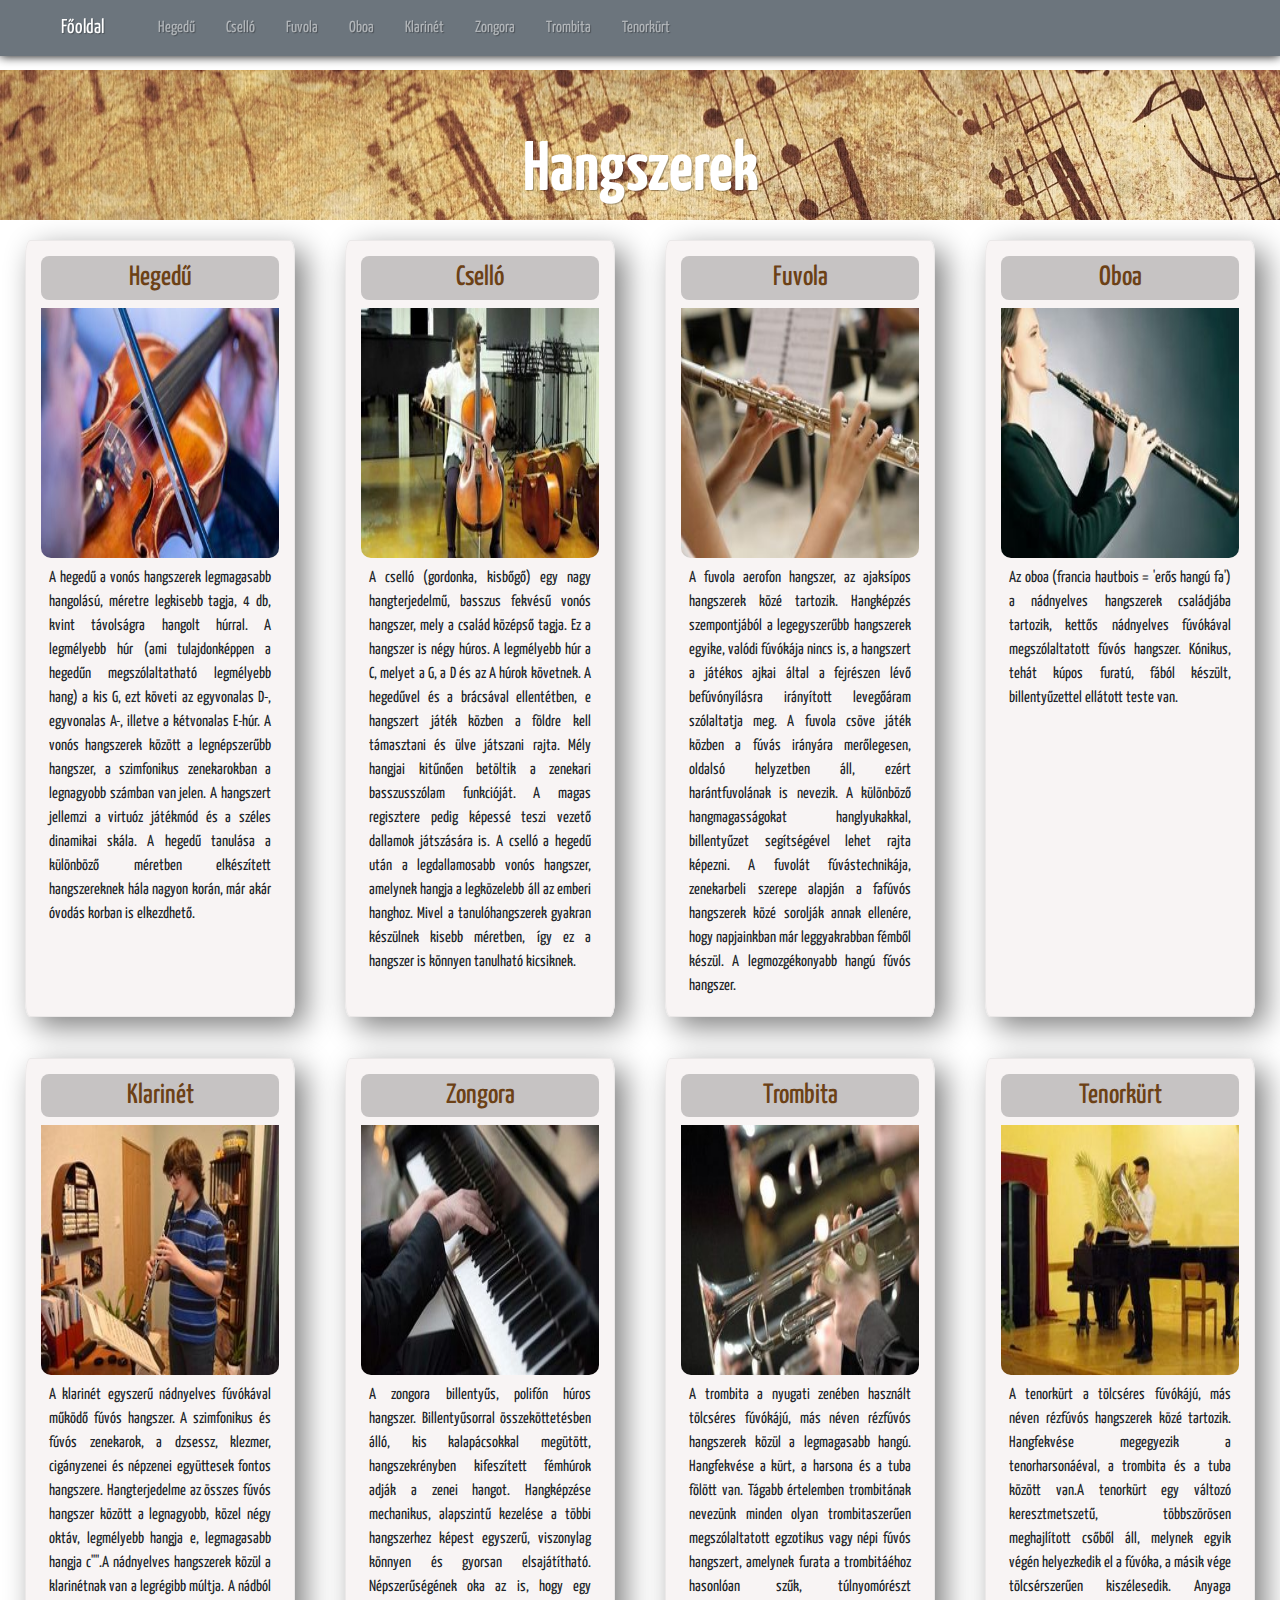
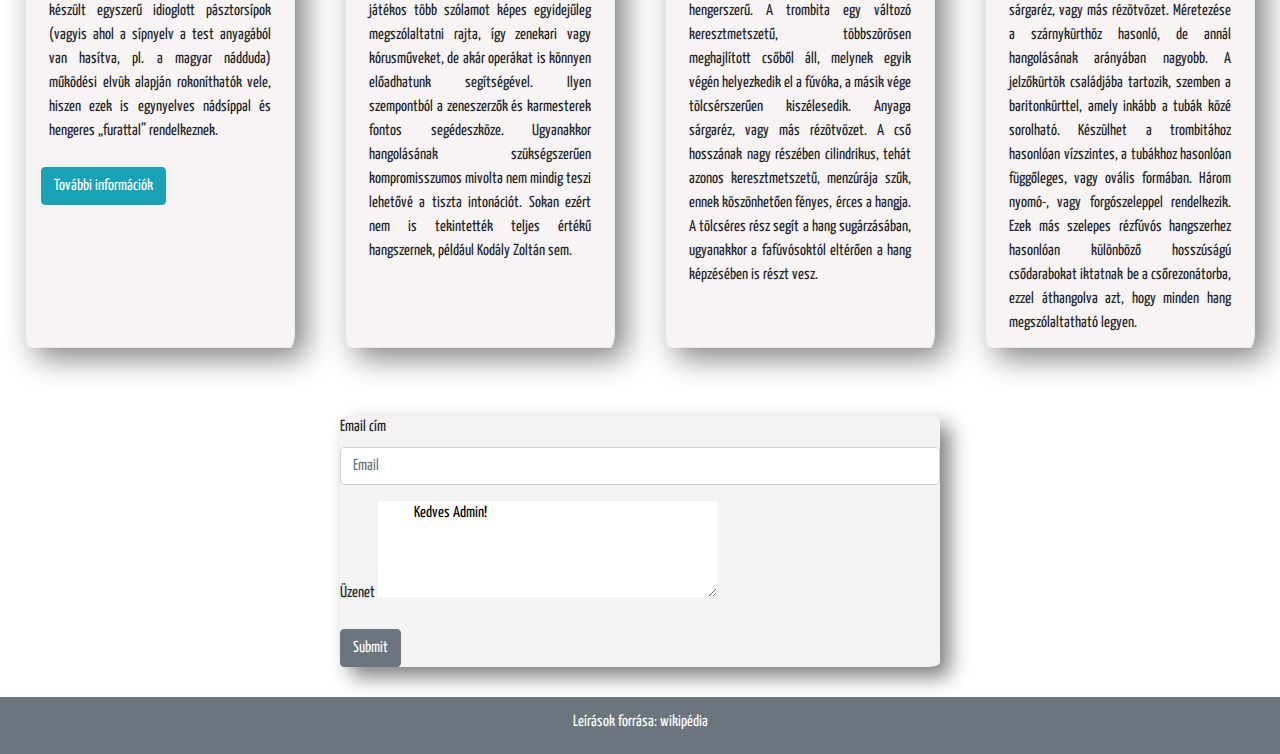
<file: index.html>
<!DOCTYPE html>
<html lang="hu">
<head>
    <meta charset="UTF-8">
    <meta http-equiv="X-UA-Compatible" content="IE=edge">
    <meta name="viewport" content="width=device-width, initial-scale=1.0">
    <link rel="stylesheet" href="./css/bootstrap.min.css">
    <link rel="stylesheet" href="./css/style.css">
    <link rel="preconnect" href="https://fonts.googleapis.com">
    <link rel="preconnect" href="https://fonts.gstatic.com" crossorigin>
    <link href="https://fonts.googleapis.com/css2?family=Oleo+Script+Swash+Caps&family=Yanone+Kaffeesatz:wght@300;400&display=swap" rel="stylesheet"> 
    <script src="./js/jquery.min.js"></script>
    <script src="./js/bootstrap.min.js"></script> 
    <title>Hangszerek</title>
</head>
<body>
   
    <header class="container-fluid">

    <nav class="navbar fixed-top navbar-expand-lg navbar-dark bg-secondary">
        <div class="container-fluid">
            <a class="navbar-brand" href="index.html">Főoldal</a>
            <button class="navbar-toggler" type="button" data-bs-toggle="collapse" data-bs-target="#navbarSupportedContent" aria-controls="navbarSupportedContent" aria-expanded="false" aria-label="Toggle navigation">
            <span class="navbar-toggler-icon"></span>
        </button>
            <div class="collapse navbar-collapse" id="navbarSupportedContent">
                <div class="navbar-nav me-auto mb-2 mb-lg-0">
                    <div class="nav-item">
                        <a class="nav-link" href="#hegedu">Hegedű</a>
                    </div>
                    <div class="nav-item">
                        <a class="nav-link" href="#csello">Cselló</a>
                    </div>
                    <div class="nav-item">
                        <a class="nav-link" href="#fuvola">Fuvola</a>   
                    </div>
                   
                    <div class="nav-item">
                        <a class="nav-link" href="#oboa">Oboa</a>    
                    </div><div class="nav-item">
                        <a class="nav-link" href="#klarinet">Klarinét </a>   
                    </div><div class="nav-item">
                        <a class="nav-link" href="#zongora">Zongora</a>  
                    </div><div class="nav-item">
                        <a class="nav-link" href="#trombita">Trombita</a>   
                    </div><div class="nav-item">
                        <a class="nav-link" href="#tenorkurt">Tenorkürt</a>   
                    </div>
                </div>
            </div>
        </div>
    </nav>
            
    <h1>Hangszerek</h1>    
      
    </header>

    <main class="container-fluid">
        <div class="row">
            <div class="col-xs-12 col-sm-6 col-md-4 col-lg-3 ">
                <div class="box">
                    <h3 class="cim" id="hegedu">Hegedű</h3>
                    <img class="img-fluid" src="./img/hegedus.jpg" title="Hegedü" alt="Hegedü">
                   
                    <p  class="p-2"> A hegedű a vonós hangszerek  legmagasabb hangolású, méretre legkisebb tagja, 4 db, kvint távolságra hangolt húrral. A legmélyebb húr (ami tulajdonképpen a hegedűn megszólaltatható legmélyebb hang) a kis G, ezt követi az egyvonalas D-, egyvonalas A-, illetve a kétvonalas E-húr. A vonós hangszerek között a legnépszerűbb hangszer, a szimfonikus zenekarokban a legnagyobb számban van jelen. A hangszert jellemzi a virtuóz játékmód és a széles dinamikai skála. A hegedű tanulása a különböző méretben elkészített hangszereknek hála nagyon korán, már akár óvodás korban is elkezdhető. </p>
                </div>
            </div>
            <div class="col-xs-12 col-sm-6 col-md-4 col-lg-3 ">
                <div class="box">
                    <h3 class="cim" id="csello">Cselló</h3>
                    <img class="img-fluid" src="./img/csello.jpg" title="Cselló" alt="Cselló">
                    <p  class="p-2">A cselló (gordonka, kisbőgő) egy nagy hangterjedelmű, basszus fekvésű vonós hangszer, mely a család középső tagja. Ez a hangszer is négy húros. A legmélyebb húr a C, melyet a G, a D és az A húrok követnek. A hegedűvel és a brácsával ellentétben, e hangszert játék közben a földre kell támasztani és ülve játszani rajta. Mély hangjai kitűnően betöltik a zenekari basszusszólam funkcióját. A magas regisztere pedig képessé teszi vezető dallamok játszására is. A cselló a hegedű után a legdallamosabb vonós hangszer, amelynek hangja a legközelebb áll az emberi hanghoz. Mivel a tanulóhangszerek gyakran készülnek kisebb méretben, így ez a hangszer is könnyen tanulható kicsiknek.</p>
                </div>
            </div>
    
            <div class="col-xs-12 col-sm-6 col-md-4 col-lg-3">
                <div class="box">
                    <h3 class="cim" id="fuvola">Fuvola</h3>
                    <img class="img-fluid" src="./img/fuvolista.jpg" title="Fuvola" alt="Fuvola">
                    <p  class="p-2">A fuvola aerofon hangszer, az ajaksípos hangszerek közé tartozik. Hangképzés szempontjából a legegyszerűbb hangszerek egyike, valódi fúvókája nincs is, a hangszert a játékos ajkai által a fejrészen lévő befúvónyílásra irányított levegőáram szólaltatja meg. A fuvola csöve játék közben a fúvás irányára merőlegesen, oldalsó helyzetben áll, ezért harántfuvolának is nevezik. A különböző hangmagasságokat hanglyukakkal, billentyűzet segítségével lehet rajta képezni. A fuvolát fúvástechnikája, zenekarbeli szerepe alapján a fafúvós hangszerek közé sorolják annak ellenére, hogy napjainkban már leggyakrabban fémből készül. A legmozgékonyabb hangú fúvós hangszer.</p>
                </div>
            </div>
            <div class="col-xs-12 col-sm-6 col-md-4 col-lg-3">
                <div class="box">
                    <h3 class="cim" id="oboa">Oboa</h3>
                    <img class="img-fluid" src="./img/oboa.jpg" title="Oboa" alt="Oboa">
                    <p class="p-2">Az oboa (francia hautbois = 'erős hangú fa') a nádnyelves hangszerek családjába tartozik, kettős nádnyelves fúvókával megszólaltatott fúvós hangszer. Kónikus, tehát kúpos furatú, fából készült, billentyűzettel ellátott teste van.</p>
                </div>
            </div>
            <div class="col-xs-12 col-sm-6 col-md-4 col-lg-3">
                <div class="box">
                    <h3 class="cim" id="klarinet">Klarinét</h3>
                    <img class="img-fluid" src="./img/klarinetos.jpg" title="Klarinét" alt="Klarinét">
                    <p  class="p-2">A klarinét egyszerű nádnyelves fúvókával működő fúvós hangszer. A szimfonikus és fúvós zenekarok, a dzsessz, klezmer, cigányzenei és népzenei együttesek fontos hangszere. Hangterjedelme az összes fúvós hangszer között a legnagyobb, közel négy oktáv, legmélyebb hangja e, legmagasabb hangja c''''.A nádnyelves hangszerek közül a klarinétnak van a legrégibb múltja. A nádból készült egyszerű idioglott pásztorsípok (vagyis ahol a sípnyelv a test anyagából van hasítva, pl. a magyar nádduda) működési elvük alapján rokoníthatók vele, hiszen ezek is egynyelves nádsíppal és hengeres „furattal” rendelkeznek.</p>
                    <a href="klarinet.html" class="btn btn-info">További információk</a>
                </div>
            </div>
            <div class="col-xs-12 col-sm-6 col-md-4 col-lg-3">
                <div class="box">
                    <h3 class="cim" id="zongora">Zongora</h3>
                    <img class="img-fluid" src="./img/Zongora.jpg" title="Zongora" alt="Zongora">
                    <p  class="p-2">A zongora billentyűs, polifón húros hangszer. Billentyűsorral összeköttetésben álló, kis kalapácsokkal megütött, hangszekrényben kifeszített fémhúrok adják a zenei hangot. Hangképzése mechanikus, alapszintű kezelése a többi hangszerhez képest egyszerű, viszonylag könnyen és gyorsan elsajátítható. Népszerűségének oka az is, hogy egy játékos több szólamot képes egyidejűleg megszólaltatni rajta, így zenekari vagy kórusműveket, de akár operákat is könnyen előadhatunk segítségével. Ilyen szempontból a zeneszerzők és karmesterek fontos segédeszköze. Ugyanakkor hangolásának szükségszerűen kompromisszumos mivolta nem mindig teszi lehetővé a tiszta intonációt. Sokan ezért nem is tekintették teljes értékű hangszernek, például Kodály Zoltán sem.</p>
                </div>
            </div>
            <div class="col-xs-12 col-sm-6 col-md-4 col-lg-3">
                <div class="box">
                    <h3 class="cim" id="trombita">Trombita</h3>
                    <img class="img-fluid" src="./img/trombita.jpg" title="Trombita" alt="Trombita">
                    <p  class="p-2">A trombita a nyugati zenében használt tölcséres fúvókájú, más néven rézfúvós hangszerek közül a legmagasabb hangú. Hangfekvése a kürt, a harsona és a tuba fölött van. Tágabb értelemben trombitának nevezünk minden olyan trombitaszerűen megszólaltatott egzotikus vagy népi fúvós hangszert, amelynek furata a trombitáéhoz hasonlóan szűk, túlnyomórészt hengerszerű. A trombita egy változó keresztmetszetű, többszörösen meghajlított csőből áll, melynek egyik végén helyezkedik el a fúvóka, a másik vége tölcsérszerűen kiszélesedik. Anyaga sárgaréz, vagy más rézötvözet. A cső hosszának nagy részében cilindrikus, tehát azonos keresztmetszetű, menzúrája szűk, ennek köszönhetően fényes, érces a hangja. A tölcséres rész segít a hang sugárzásában, ugyanakkor a fafúvósoktól eltérően a hang képzésében is részt vesz.</p>
                </div>
            </div>
            <div class="col-xs-12 col-sm-6 col-md-4 col-lg-3">
                <div class="box">
                    <h3 class="cim" id="tenorkurt">Tenorkürt</h3>
                    <img class="img-fluid" src="./img/tenorkurt.jpg" title="Tenorkürt" alt="Tenorkürt">
                    <p  class="p-2">A tenorkürt a tölcséres fúvókájú, más néven rézfúvós hangszerek közé tartozik. Hangfekvése megegyezik a tenorharsonáéval, a trombita és a tuba között van.A tenorkürt egy változó keresztmetszetű, többszörösen meghajlított csőből áll, melynek egyik végén helyezkedik el a fúvóka, a másik vége tölcsérszerűen kiszélesedik. Anyaga sárgaréz, vagy más rézötvözet. Méretezése a szárnykürthöz hasonló, de annál hangolásának arányában nagyobb. A jelzőkürtök családjába tartozik, szemben a baritonkürttel, amely inkább a tubák közé sorolható. Készülhet a trombitához hasonlóan vízszintes, a tubákhoz hasonlóan függőleges, vagy ovális formában. Három nyomó-, vagy forgószeleppel rendelkezik. Ezek más szelepes rézfúvós hangszerhez hasonlóan különböző hosszúságú csődarabokat iktatnak be a csőrezonátorba, ezzel áthangolva azt, hogy minden hang megszólaltatható legyen.</p>
                </div>
            </div>
            
        </div>
    </main>

    <form>
        <div class="form-group">
          <label for="exampleInputEmail1">Email cím</label>
          <input type="email" class="form-control" id="exampleInputEmail1" placeholder="Email">
        </div>
        <div class="form-group">
          <label>Üzenet</label>
          <textarea rows="4" cols="50" name="comment">
            Kedves Admin! </textarea>
        </div>
        <button type="submit" class="btn btn-secondary">Submit</button>
      </form>

    <footer>
        <h6><a href="https://hu.wikipedia.org/wiki/Kezd%C5%911ap" target="_blank">Leírások forrása: wikipédia</a></h6>
    </footer>
    
</body>
</html>
</file>
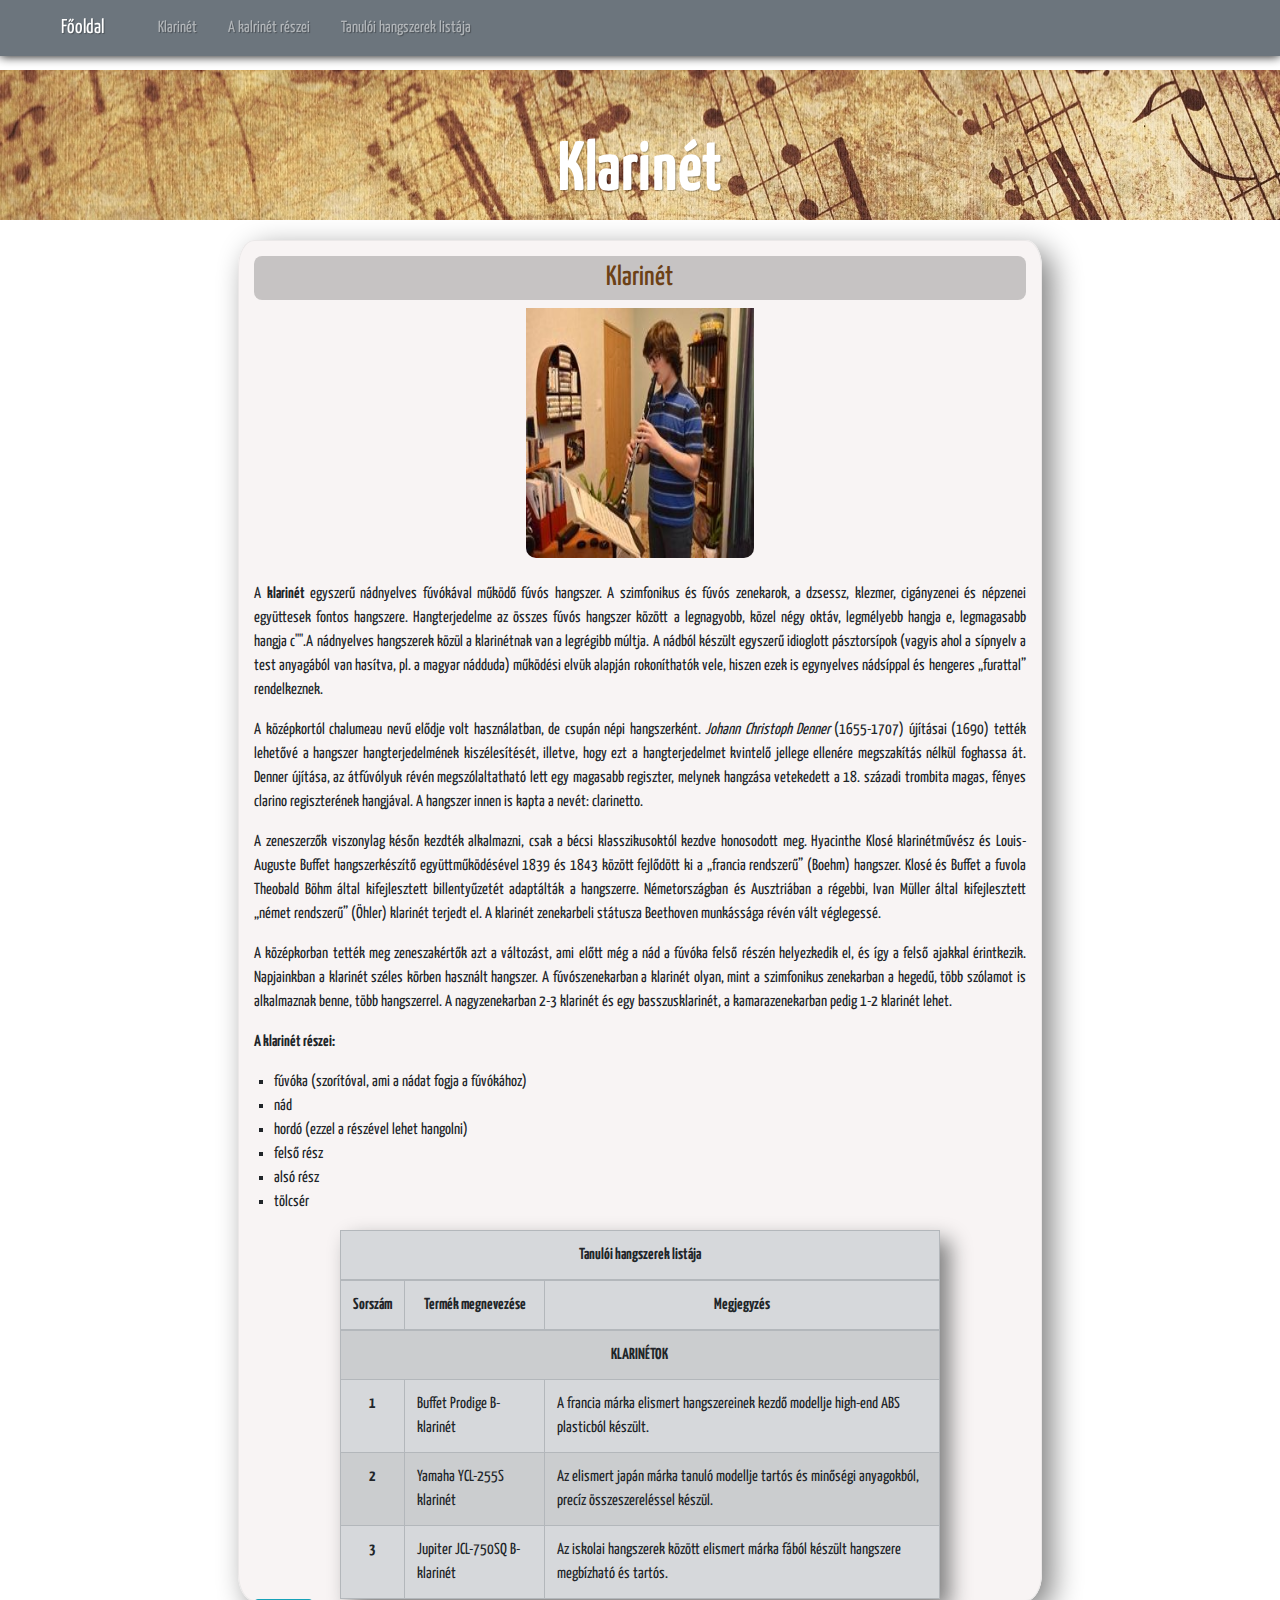
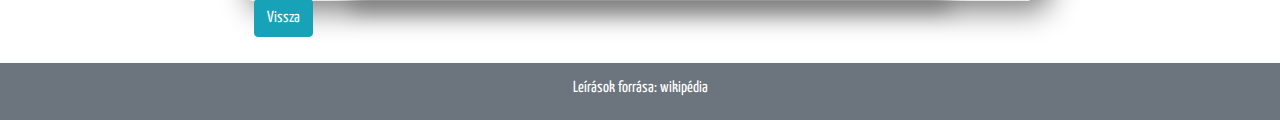
<file: klarinet.html>
<!DOCTYPE html>
<html lang="hu">

<head>
    <meta charset="UTF-8">
    <meta http-equiv="X-UA-Compatible" content="IE=edge">
    <meta name="viewport" content="width=device-width, initial-scale=1.0">
    <link rel="stylesheet" href="./css/bootstrap.min.css">
    <link rel="stylesheet" href="./css/style.css">
    <link rel="preconnect" href="https://fonts.googleapis.com">
    <link rel="preconnect" href="https://fonts.gstatic.com" crossorigin>
    <link
        href="https://fonts.googleapis.com/css2?family=Oleo+Script+Swash+Caps&family=Yanone+Kaffeesatz:wght@300;400&display=swap"
        rel="stylesheet">
    <script src="./js/jquery.min.js"></script>
    <script src="./js/bootstrap.min.js"></script>
    <title>Klarinét</title>
</head>

<body>
    <header>
    <nav class="navbar fixed-top navbar-expand-lg navbar-dark bg-secondary">
        <div class="container-fluid">
            <a class="navbar-brand" href="index.html">Főoldal</a>
            <button class="navbar-toggler" type="button" data-bs-toggle="collapse" data-bs-target="#navbarSupportedContent" aria-controls="navbarSupportedContent" aria-expanded="false" aria-label="Toggle navigation">
            <span class="navbar-toggler-icon"></span>
            </button>
            <div class="collapse navbar-collapse" id="navbarSupportedContent">
                <div class="navbar-nav me-auto mb-2 mb-lg-0">
                    <div class="nav-item">
                        <a class="nav-link" href="#klarinet">Klarinét</a>
                    </div>
                    <div class="nav-item">
                        <a class="nav-link" href="#reszek">A kalrinét részei</a>
                    </div>
                    <div class="nav-item">
                        <a class="nav-link" href="#lista">Tanulói hangszerek listája</a>   
                    </div>
                </div>
            </div>
        </div>
    </nav>
    <h1>Klarinét</h1>

    </header>

    <main class="container-fluid">
        <div class="row">
            <div class="col-8 mx-auto">
                <div class="box">
                    <h3 class="cim" id="klarinet">Klarinét</h3>
                    <div class="col-4 mx-auto">
                    <img class="img-fluid" src="./img/klarinetos.jpg" alt="klarinét">                   
                    </div>
                    <p class="pt-4">A <b>klarinét</b> egyszerű nádnyelves fúvókával működő fúvós hangszer. A szimfonikus és
                        fúvós zenekarok, a dzsessz, klezmer, cigányzenei és népzenei együttesek fontos hangszere.
                        Hangterjedelme az összes fúvós hangszer között a legnagyobb, közel négy oktáv, legmélyebb hangja
                        e, legmagasabb hangja c''''.A nádnyelves hangszerek közül a klarinétnak van a legrégibb múltja.
                        A nádból készült egyszerű idioglott pásztorsípok (vagyis ahol a sípnyelv a test anyagából van
                        hasítva, pl. a magyar nádduda) működési elvük alapján rokoníthatók vele, hiszen ezek is
                        egynyelves nádsíppal és hengeres „furattal” rendelkeznek.</p>
                    <p>A középkortól chalumeau nevű elődje volt használatban, de csupán népi hangszerként. <i>Johann
                        Christoph Denner</i> (1655-1707) újításai (1690) tették lehetővé a hangszer hangterjedelmének
                        kiszélesítését, illetve, hogy ezt a hangterjedelmet kvintelő jellege ellenére megszakítás nélkül
                        foghassa át. Denner újítása, az átfúvólyuk révén megszólaltatható lett egy magasabb regiszter,
                        melynek hangzása vetekedett a 18. századi trombita magas, fényes clarino regiszterének
                        hangjával. A hangszer innen is kapta a nevét: clarinetto.
                    </p><p>
                        A zeneszerzők viszonylag későn kezdték alkalmazni, csak a bécsi klasszikusoktól kezdve
                        honosodott meg. Hyacinthe Klosé klarinétművész és Louis-Auguste Buffet hangszerkészítő
                        együttműködésével 1839 és 1843 között fejlődött ki a „francia rendszerű” (Boehm) hangszer. Klosé
                        és Buffet a fuvola Theobald Böhm által kifejlesztett billentyűzetét adaptálták a hangszerre.
                        Németországban és Ausztriában a régebbi, Ivan Müller által kifejlesztett „német rendszerű”
                        (Öhler) klarinét terjedt el. A klarinét zenekarbeli státusza Beethoven munkássága révén vált
                        véglegessé.
                    </p><p>
                        A középkorban tették meg zeneszakértők azt a változást, ami előtt még a nád a fúvóka felső
                        részén helyezkedik el, és így a felső ajakkal érintkezik.

                        Napjainkban a klarinét széles körben használt hangszer. A fúvószenekarban a klarinét olyan, mint
                        a szimfonikus zenekarban a hegedű, több szólamot is alkalmaznak benne, több hangszerrel. A
                        nagyzenekarban 2-3 klarinét és egy basszusklarinét, a kamarazenekarban pedig 1-2 klarinét lehet.
                    </p>
                    <p class="font-weight-bold" id="reszek">A klarinét részei:</p>
                        <ul>
                        <li>fúvóka (szorítóval, ami a nádat fogja a fúvókához)</li>
                        <li>nád
                        <li>hordó (ezzel a részével lehet hangolni)
                        <li>felső rész
                        <li>alsó rész
                        <li>tölcsér
                        </ul>

                        <table id="lista" class="table table-secondary table-hover table-bordered table-striped">
                            <thead>
                                <tr><th colspan="3">Tanulói hangszerek listája</th></tr>                                
                            <tr>
                                <th scope="col">Sorszám</th>
                                <th scope="col">Termék megnevezése </th>
                                <th scope="col">Megjegyzés</th>                                
                            </tr>
                            </thead>
                            <tbody>
                                <tr><th colspan="3">KLARINÉTOK</th></tr>
                            <tr>
                                <th scope="row">1</th>
                                <td>Buffet Prodige B-klarinét</td>
                                <td>A francia márka elismert hangszereinek kezdő modellje high-end ABS
                                    plasticból készült.</td>                                
                            </tr>
                             <tr>
                                <th scope="row">2</th>
                                <td>Yamaha YCL-255S klarinét </td>
                                <td>Az elismert japán márka tanuló modellje tartós és minőségi anyagokból,
                                    precíz összeszereléssel készül.</td>                                
                            </tr>
                            <tr>
                                <th scope="row">3</th>
                                <td>Jupiter JCL-750SQ B-klarinét</td>
                                <td>Az iskolai hangszerek között elismert márka fából készült hangszere
                                    megbízható és tartós.</td>                                
                              </tr>
                            </tbody>
                          </table>
                    <a href="index.html" class="btn btn-info">Vissza</a>
                </div>
            </div>

        </div>
    </main>

    <footer>
        <h6><a href="https://hu.wikipedia.org/wiki/Kezd%C5%91lap" target="_blank">Leírások forrása: wikipédia</a></h6>
    </footer>

</body>

</html>
</file>
<file: css/style.css>
*{      /*alapbeállítás*/
    margin: 0;
    padding: 0;
    border: 0;
    font-weight: 400;
    font-size:16px;    
    font-family: 'Oleo Script Swash Caps', cursive;
    font-family: 'Yanone Kaffeesatz', sans-serif;
}

a{
    text-decoration: none;
    color: white;
    
}
header{
    background-size: cover;
    padding: 10px;
    color: white;
    text-shadow: 1px 1px 1px rgba(0,0,0,0.3);
    margin: 70px 0 10px 0;      
    height: 150px;
    background-image: url(/img/hatter.jpg);
}

h1{
    font-weight: 700;
    text-shadow: 1px 1px 1px rgba(0,0,0,0.3);
    padding-top: 50px;
    text-align: center;
    font-size: 70px;
} 

header nav{
    text-align:right;
    color: rgb(12, 11, 11);
  
}

header nav a{
    color: rgb(12, 11, 11);
    margin-left:15px;
    display: inline-block;  
    padding: 10px 15px;    
}

header nav a:hover{
    background-color: rgb(65, 65, 65);
    box-shadow: inset 0 0 rgba(0,0,0,0.2);
    color:rgb(137, 82, 82);
    border-radius: 10%;
}

.box{
    background-color: #f8f3f3f3;
    height: 95%;
    border: 1px rgb(235, 232, 232) ridge;
    border-radius: 2%;
    box-shadow:10px 10px 30px gray;    
    text-align: justify;
    padding: 15px;
    margin: 10px;
}

.cim{
    text-align:center;
    background-color: rgba(0,0,0,0.2);
    padding: 5px;
    color: #6c4116;
    border-radius: 8px;
}

footer{
    background-color: #6c757d;
    color:white;
    text-align: center;
    padding: 15px;
}



.img-fluid {
  text-align: center;
  height: 250px;
  border-radius:  0px 0px 10px 10px;  
}


.navbar{
    box-shadow: 0 0 10px black;
}

form{
    margin: 30px auto;
    border-radius: 2%;
    box-shadow:10px 10px 20px grey;
    max-width: 600px;
    background-color: rgb(243, 243, 243);
}

.klarinetos {
    margin: 0 auto;
}

ul{
list-style-type: square;
padding-left: 20px;
}

.table{
    max-width: 600px;
    text-align: left;
    margin-top: 50px;
    margin-bottom: 35px;
    box-shadow:10px 10px 20px grey;
    margin: auto;
}

th{
    text-align: center;
    font-weight: bold;
}
footer a:hover{
    color: black;
    background-color: white;
    padding: 10px;
    border-radius: 55%;
}
</file>
